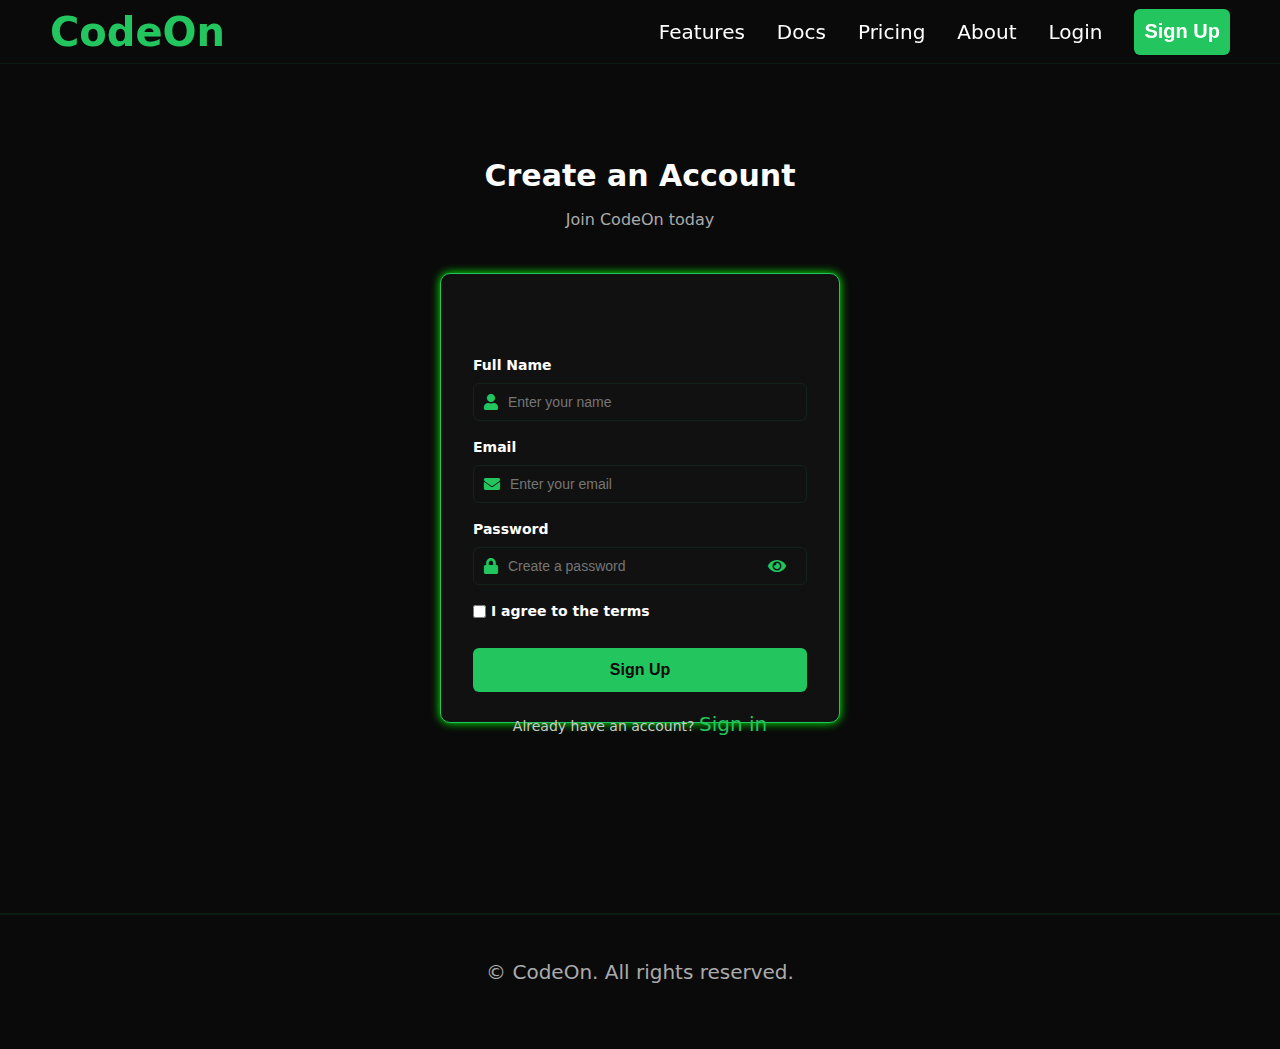
<file: Html/signup.html>
<!DOCTYPE html>
<html lang="en">
<head>
  <meta charset="UTF-8">
  <title>CodeOn | Sign Up</title>
  <meta name="viewport" content="width=device-width, initial-scale=1.0">
  <link rel="stylesheet" href="/CSS/login.css">
  <link rel="stylesheet" href="https://cdnjs.cloudflare.com/ajax/libs/font-awesome/5.15.4/css/all.min.css">
</head>
<body>
  <header>
    <nav class="main-nav">
      <div class="nav-container">
        <a href="Index.html" class="logo"><h4>CodeOn</h4></a>
        <ul class="nav-menu">
          <li><a href="/Html/features.html">Features</a></li>
          <li><a href="/Html/Doc.html">Docs</a></li>
          <li><a href="/Html/Pricing.html">Pricing</a></li>
          <li><a href="/Html/about.html">About</a></li>
          <li><a href="/Html/login.html">Login</a></li>
          <button class="sign-up-btn"><a href="/Html/signup.html">Sign Up</a></button>
        </ul>
        <button class="menu-btn"></button>
      </div>
    </nav>
  </header>

  <section class="form-section">
    <div class="form-head">
      <h2>Create an Account</h2>
      <p>Join CodeOn today</p>
    </div>
    <div class="box">
      <form>
        <label>Full Name</label>
        <div class="input-wrap">
          <i class="fas fa-user"></i>
          <input type="text" placeholder="Enter your name" required>
        </div>

        <label>Email</label>
        <div class="input-wrap">
          <i class="fas fa-envelope"></i>
          <input type="email" placeholder="Enter your email" required>
        </div>

        <label>Password</label>
        <div class="input-wrap">
          <i class="fas fa-lock"></i>
          <input type="password" id="password" placeholder="Create a password" required>
          <i class="fas fa-eye toggle" id="togglePassword"></i>
        </div>

        <div class="options">
          <label class="checkbox"><input type="checkbox" required> I agree to the terms</label>
        </div>

        <button type="submit">Sign Up</button>
        <p class="signup">Already have an account? <a href="/Html/login.html">Sign in</a></p>
      </form>
    </div>
  </section>

  <footer>
    <p class="f-tag">&copy; CodeOn. All rights reserved.</p>
  </footer>

  <script>
    const toggle = document.getElementById('togglePassword');
    const password = document.getElementById('password');
    toggle.addEventListener('click', () => {
      const type = password.type === 'password' ? 'text' : 'password';
      password.type = type;
      toggle.classList.toggle('fa-eye-slash');
    });
  </script>
</body>
</html>
</file>
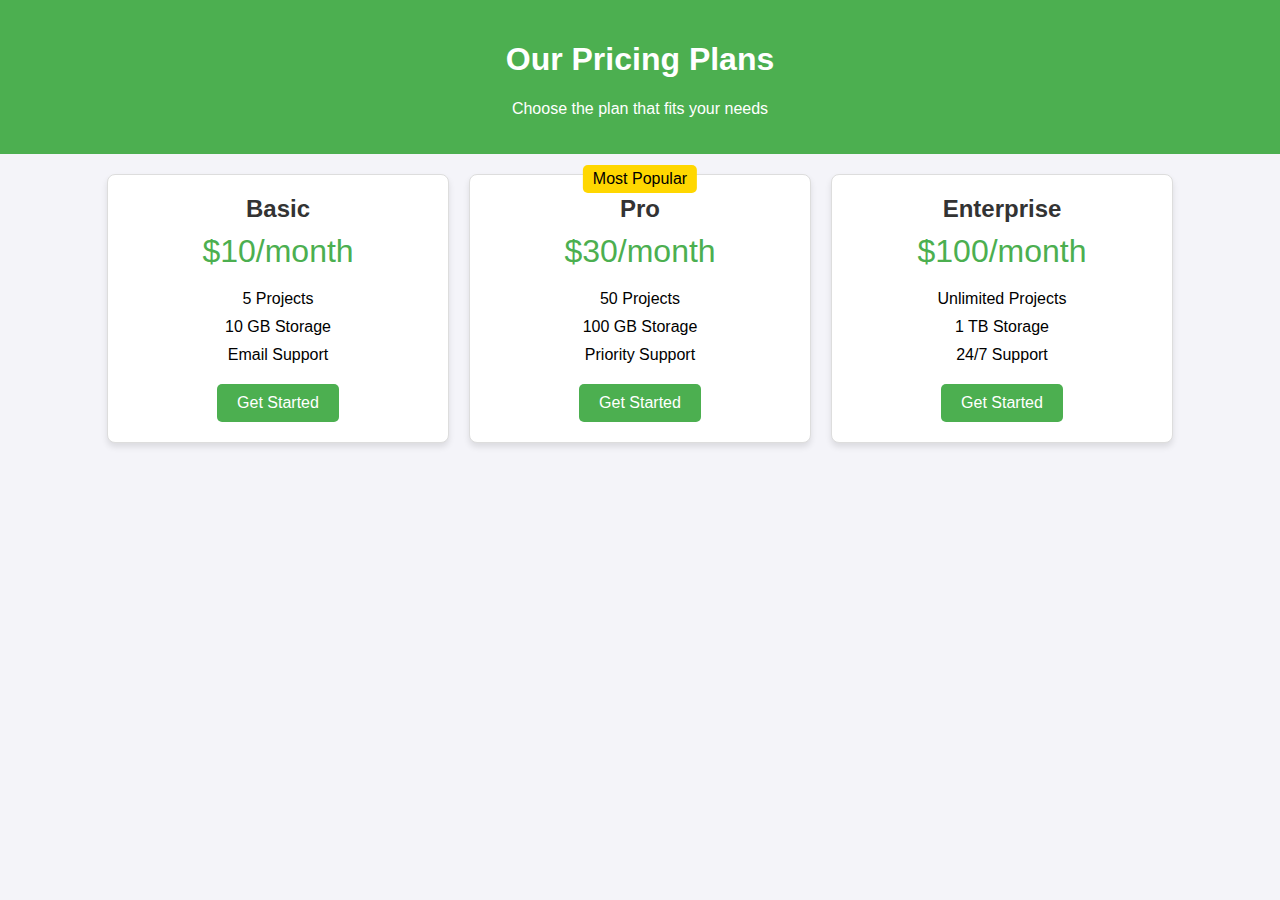
<file: Html/test.html>
<!DOCTYPE html>
<html lang="en">
<head>
  <meta charset="UTF-8">
  <meta name="viewport" content="width=device-width, initial-scale=1.0">
  <title>Pricing Page</title>
  <style>
    body {
      font-family: Arial, sans-serif;
      margin: 0;
      padding: 0;
      background-color: #f4f4f9;
    }
    .header {
      text-align: center;
      padding: 20px;
      background-color: #4CAF50;
      color: white;
    }
    .pricing-container {
      display: flex;
      justify-content: center;
      gap: 20px;
      margin: 20px;
    }
    .pricing-card {
      background: white;
      border: 1px solid #ddd;
      border-radius: 8px;
      padding: 20px;
      width: 300px;
      text-align: center;
      box-shadow: 0 4px 6px rgba(0, 0, 0, 0.1);
      position: relative;
    }
    .pricing-card h2 {
      margin: 0;
      color: #333;
    }
    .price {
      font-size: 2em;
      color: #4CAF50;
      margin: 10px 0;
    }
    .features {
      list-style: none;
      padding: 0;
      margin: 20px 0;
    }
    .features li {
      margin: 10px 0;
    }
    .btn {
      display: inline-block;
      padding: 10px 20px;
      background-color: #4CAF50;
      color: white;
      text-decoration: none;
      border-radius: 5px;
      transition: background-color 0.3s;
    }
    .btn:hover {
      background-color: #45a049;
    }
    .most-popular {
      background-color: #FFD700;
      color: black;
      padding: 5px 10px;
      border-radius: 5px;
      position: absolute;
      top: -10px;
      left: 50%;
      transform: translateX(-50%);
    }
  </style>
</head>
<body>
  <div class="header">
    <h1>Our Pricing Plans</h1>
    <p>Choose the plan that fits your needs</p>
  </div>
  <div class="pricing-container">
    <div class="pricing-card">
      <h2>Basic</h2>
      <p class="price">$10/month</p>
      <ul class="features">
        <li>5 Projects</li>
        <li>10 GB Storage</li>
        <li>Email Support</li>
      </ul>
      <a href="#" class="btn">Get Started</a>
    </div>
    <div class="pricing-card">
      <div class="most-popular">
        Most Popular
      </div>
      <h2>Pro</h2>
      <p class="price">$30/month</p>
      <ul class="features">
        <li>50 Projects</li>
        <li>100 GB Storage</li>
        <li>Priority Support</li>
      </ul>
      <a href="#" class="btn">Get Started</a>
    </div>
    <div class="pricing-card">
      <h2>Enterprise</h2>
      <p class="price">$100/month</p>
      <ul class="features">
        <li>Unlimited Projects</li>
        <li>1 TB Storage</li>
        <li>24/7 Support</li>
      </ul>
      <a href="#" class="btn">Get Started</a>
    </div>
  </div>
</body>
</html>
</file>
<file: CSS/login.css>
*
{
    margin: 0;
    padding: 0;
    border: 0;
    outline: 0;
    text-decoration: none;
    list-style: none;
    box-sizing: border-box;
}
:root 
{
    --primary-color: #22C55E; 
    --secondary-color: #000000; 
    --background-color: #0a0a0a; 
    --text-color: #ffffff; 
    --accent-color: #9CA3AF; 
    --container-width-lg: 76%;
    --transition: all 0.3s ease; 
    --border-color: #22C55E1A;
}
body {
    font-family: system-ui, -apple-system, BlinkMacSystemFont, 'Segoe UI', Roboto, Oxygen, Ubuntu, Cantarell, 'Open Sans', 'Helvetica Neue', sans-serif;
    line-height: 1.7;
    color: var(--text-color);
    background: var(--background-color);
}  
/* section
{
    padding: 6rem 0;
} */
a
{
    color: var(--text-color);
    transition: var(--transition);
    font-size: 20px;
}
a:hover
{
    color: var(--primary-color);
}
.btn
{
    display: none  ;
}
.logo
{
    color: var(--primary-color);
    font-size: 40px;
    text-decoration: none !important;
}
nav
{
    width: 100vw;
    height: 4rem;
    position: fixed;
    top: 0;
    z-index: 11;
    padding: 10px 50px;
    border-bottom: 1px solid var(--border-color);
} 

nav a.active-link {
    color: var(--primary-color);
    font-weight: bold;
    border-bottom: 2px solid var(--primary-color);
}

.window-scroll
{
    background: rgba(0, 0, 0, 0.5); 
    backdrop-filter: blur(10px); 
    -webkit-backdrop-filter: blur(10px); 
}
.nav-container
{
    height: 100%;
    display: flex;
    justify-content: space-between;
    align-items: center;
}
.nav-menu 
{
    display: flex;
    align-items: center;
    gap: 2rem;
}
button
{
	background-color: #4ADE80;
	border-radius: 8px;
	box-sizing: border-box;
	cursor: pointer;
	display: inline-block;
	font-weight: 400;
	line-height: 24px;
	padding: 12px 32px;
    font-size: 20px;
    color: var(--background-color) !important;
}
.menu-btn
{
    display: none;
}
.form-section
{
padding: 150px 32px;
}
h2 {
  text-align: center;
  margin-bottom: 5px;
  font-size: 30px;
}

p {
  text-align: center;
  color: #aaa;
  margin-bottom: 20px;
}
.box {
  background: #111;
  padding: 30px;
  border-radius: 10px;
  width: 100%;
  max-width: 400px;
  border: 1px solid var(--primary-color);
  box-shadow: 0 0 10px #0f0;
  margin: 40px auto;
  padding: 80px 32px;
  max-height: 450px;
}
label {
  display: block;
  margin-bottom: 5px;
  font-weight: bold;
  font-size: 14px;
}
.input-wrap {
  display: flex;
  align-items: center;
  background: transparent;
  border: 1px solid var(--border-color);
  padding: 10px;
  margin-bottom: 15px;
  border-radius: 6px;
}
.input-wrap i {
  color: var(--primary-color);
  margin-right: 10px;
  font-size: 16px;
}
.input-wrap input {
  background: transparent;
  border: none;
  color: white;
  width: 100%;
  outline: none;
  font-size: 14px;
}
.options {
  display: flex;
  justify-content: space-between; /* Space out the checkbox and link */
  align-items: center; /* Align items vertically */
  flex-wrap: nowrap; /* Prevent wrapping */
  gap: 10px; /* Add spacing if needed */
  font-size: 14px;
  margin-bottom: 20px;
}
.options .checkbox {
  display: flex;
  align-items: center; /* Align checkbox and label vertically */
  gap: 5px; /* Add spacing between checkbox and label */
}
.options a {
  color: var(--primary-color);
  text-decoration: none;
  transition: 0.3s ease;
  font-size: 14px; /* Ensure consistent font size */
}
.options a:hover {
  text-decoration: underline;
}
button {
  width: 100%;
  background: var(--primary-color);
  color: #000;
  border: none;
  padding: 10px;
  border-radius: 6px;
  font-weight: bold;
  font-size: 16px;
  cursor: pointer;
  transition: background 0.3s ease;
}
button:hover {
  background: var(--primary-color);
}
.signup {
  text-align: center;
  margin-top: 15px;
  font-size: 14px;
  color: #ccc;
}
.signup a {
  color: var(--primary-color);
  text-decoration: none;
  transition: 0.3s ease;
}
.input-wrap {
  position: relative;
}
.toggle {
  position: absolute;
  right: 10px;
  color: var(--primary-color);
  cursor: pointer;
  font-size: 16px;
}
.signup a:hover {
  text-decoration: underline;
}
/* ✅ Responsive */
@media (max-width: 500px) {
  .box {
    padding: 20px;
  }
  .input-wrap {
    padding: 8px;
  }
  .input-wrap i {
    font-size: 14px;
  }
  .input-wrap input {
    font-size: 13px;
  }
  button {
    font-size: 15px;
    padding: 9px;
  }
}
footer
{
    justify-content: center;
    text-align: center;
    align-items: center;
}
.f-tag
{
    border-top: 2px solid var(--border-color);
    font-size: 20px;
    text-align: center;
    padding: 40px;
}
</file>
